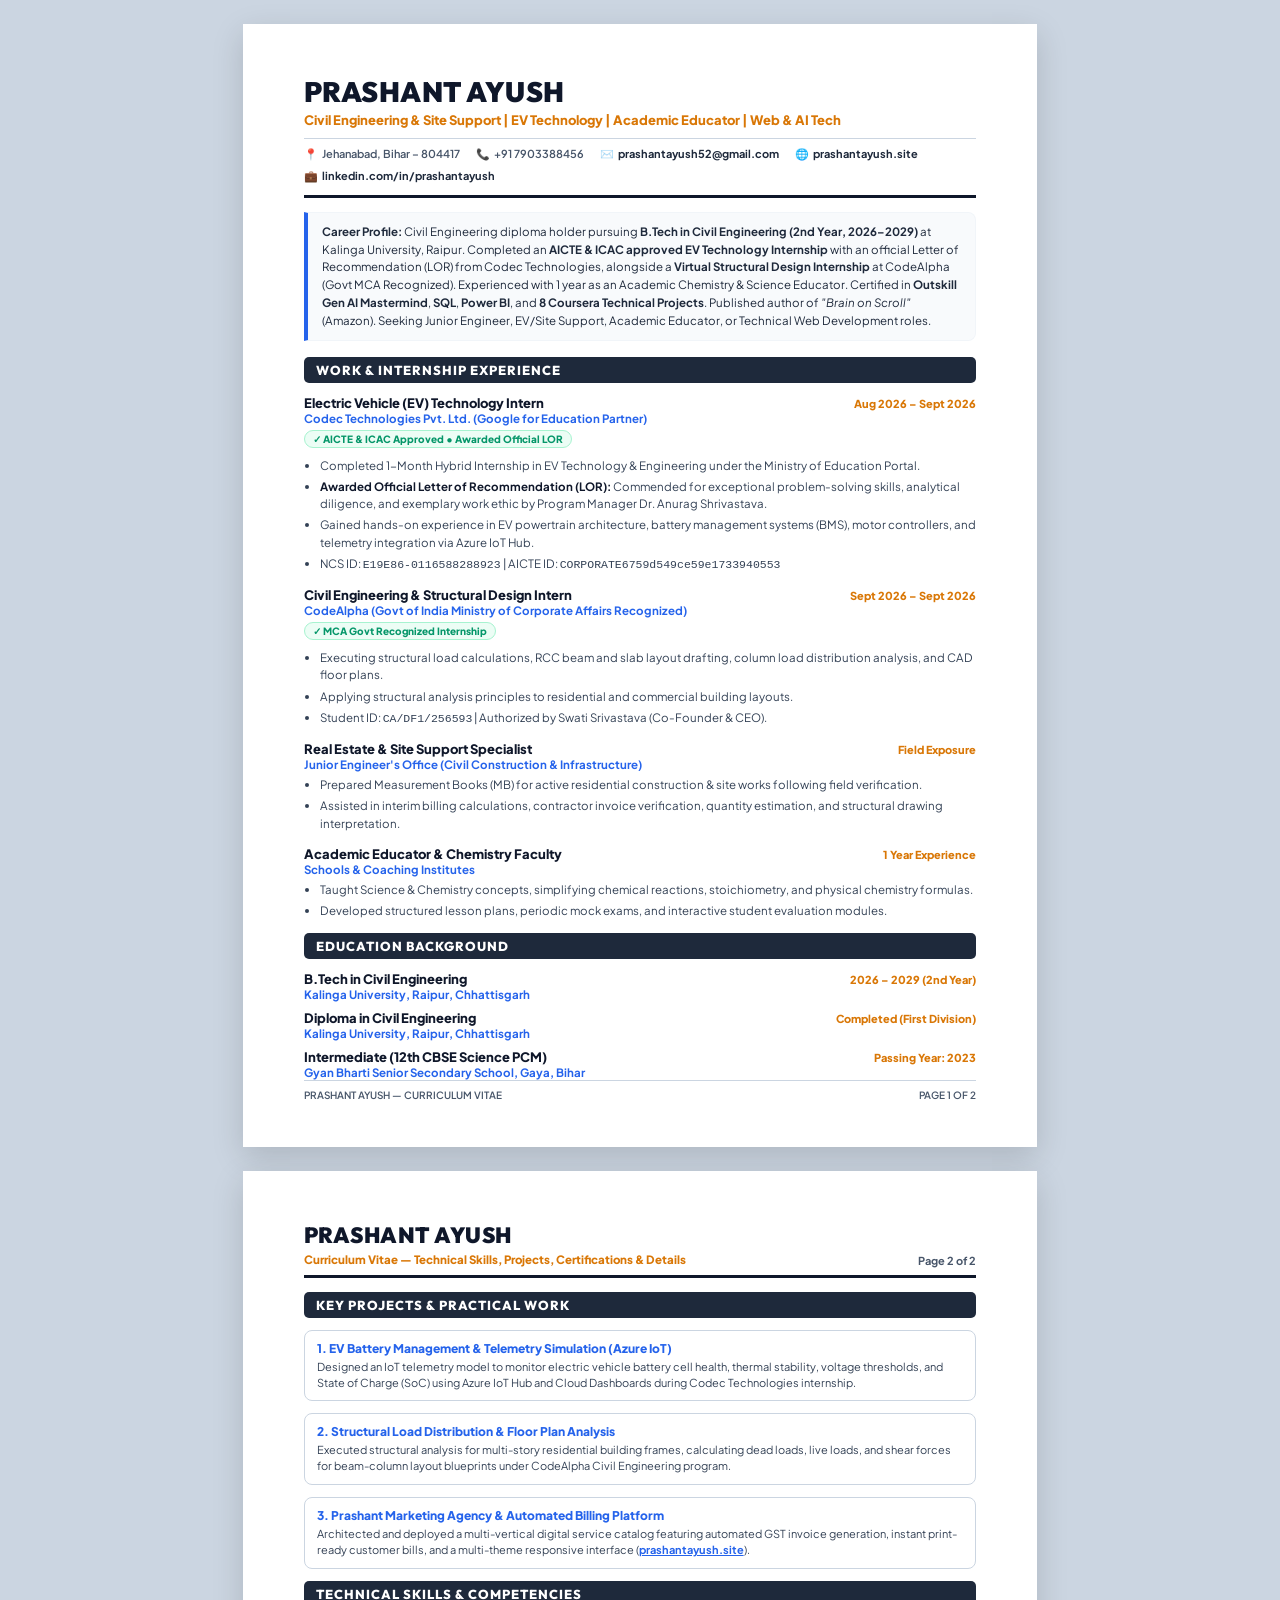
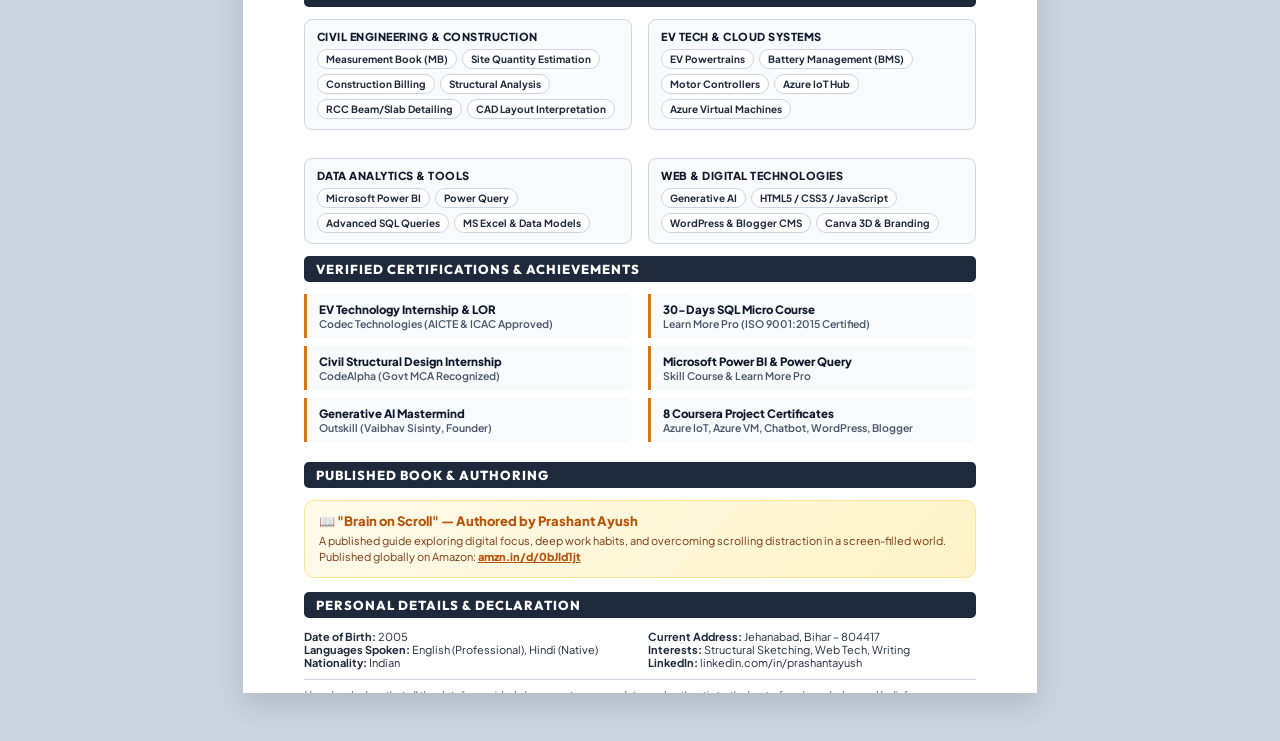
<file: assets/resume.html>
<!DOCTYPE html>
<html lang="en">
<head>
<meta charset="UTF-8">
<meta name="viewport" content="width=device-width, initial-scale=1.0">
<title>Prashant Ayush — Professional Resume (Two Page CV)</title>
<style>
  @import url('https://fonts.googleapis.com/css2?family=Plus+Jakarta+Sans:ital,wght@0,400;0,500;0,600;0,700;0,800;1,600&family=Outfit:wght@600;700;800;900&display=swap');

  :root {
    --navy-primary: #0f172a;
    --navy-secondary: #1e293b;
    --accent-gold: #d97706;
    --accent-blue: #2563eb;
    --accent-cyan: #0891b2;
    --accent-green: #059669;
    --text-dark: #1e293b;
    --text-muted: #475569;
    --bg-light: #f8fafc;
    --card-border: #cbd5e1;
  }

  * { box-sizing: border-box; margin: 0; padding: 0; }

  body {
    font-family: 'Plus Jakarta Sans', -apple-system, BlinkMacSystemFont, 'Segoe UI', Roboto, sans-serif;
    background: #cbd5e1;
    color: var(--text-dark);
    display: flex;
    flex-direction: column;
    align-items: center;
    padding: 24px 12px;
    -webkit-print-color-adjust: exact;
    print-color-adjust: exact;
  }

  /* Two Page Document Setup */
  .page {
    background: #ffffff;
    width: 210mm;
    height: 297mm;
    padding: 14mm 16mm;
    box-shadow: 0 10px 30px rgba(0,0,0,0.15);
    position: relative;
    margin-bottom: 24px;
    display: flex;
    flex-direction: column;
    justify-content: space-between;
    overflow: hidden;
  }

  /* Header Section */
  header {
    border-bottom: 3px solid var(--navy-primary);
    padding-bottom: 12px;
    margin-bottom: 14px;
  }

  .header-top {
    display: flex;
    justify-content: space-between;
    align-items: flex-end;
  }

  h1.name {
    font-family: 'Outfit', sans-serif;
    font-size: 28px;
    font-weight: 900;
    letter-spacing: 0.5px;
    color: var(--navy-primary);
    line-height: 1.1;
  }

  .title-tagline {
    font-size: 13px;
    font-weight: 800;
    color: var(--accent-gold);
    margin-top: 4px;
  }

  .contact-bar {
    display: flex;
    flex-wrap: wrap;
    gap: 8px 16px;
    font-size: 11px;
    color: var(--text-muted);
    margin-top: 10px;
    padding-top: 8px;
    border-top: 1px solid var(--card-border);
  }

  .contact-item {
    display: flex;
    align-items: center;
    gap: 4px;
    font-weight: 600;
  }

  .contact-item a {
    color: var(--navy-secondary);
    text-decoration: none;
    font-weight: 700;
  }

  /* Career Objective Box */
  .objective-box {
    background: var(--bg-light);
    border-left: 4px solid var(--accent-blue);
    padding: 10px 14px;
    border-radius: 0 8px 8px 0;
    font-size: 11.5px;
    line-height: 1.55;
    color: var(--text-dark);
    margin-bottom: 16px;
    border-top: 1px solid #f1f5f9;
    border-right: 1px solid #f1f5f9;
    border-bottom: 1px solid #f1f5f9;
  }

  /* Section Titles */
  .sec-title {
    font-family: 'Outfit', sans-serif;
    font-size: 13px;
    font-weight: 800;
    letter-spacing: 1px;
    text-transform: uppercase;
    color: #ffffff;
    background: var(--navy-secondary);
    padding: 5px 12px;
    border-radius: 5px;
    margin-bottom: 12px;
    display: flex;
    align-items: center;
    justify-content: space-between;
  }

  .entry {
    margin-bottom: 14px;
  }

  .entry-header {
    display: flex;
    justify-content: space-between;
    align-items: baseline;
  }

  .entry-role {
    font-size: 13px;
    font-weight: 800;
    color: var(--navy-primary);
  }

  .entry-org {
    font-size: 11.5px;
    font-weight: 700;
    color: var(--accent-blue);
  }

  .entry-date {
    font-size: 11px;
    font-weight: 800;
    color: var(--accent-gold);
    white-space: nowrap;
  }

  .entry-badge {
    display: inline-block;
    font-size: 10px;
    font-weight: 800;
    color: var(--accent-green);
    background: #ecfdf5;
    border: 1px solid #a7f3d0;
    padding: 2px 8px;
    border-radius: 9999px;
    margin: 3px 0 5px;
  }

  ul.bullets {
    padding-left: 16px;
    margin-top: 4px;
  }

  ul.bullets li {
    font-size: 11.5px;
    line-height: 1.5;
    color: #334155;
    margin-bottom: 4px;
  }

  ul.bullets li strong {
    color: var(--navy-primary);
  }

  /* Grid Layouts */
  .grid-2col {
    display: grid;
    grid-template-columns: 1fr 1fr;
    gap: 16px;
  }

  .grid-sidebar {
    display: grid;
    grid-template-columns: 1.25fr 0.75fr;
    gap: 16px;
  }

  /* Skill Badges & Pill Tags */
  .skill-block {
    background: var(--bg-light);
    border: 1px solid var(--card-border);
    border-radius: 8px;
    padding: 10px 12px;
    margin-bottom: 12px;
  }

  .skill-title {
    font-size: 11px;
    font-weight: 800;
    color: var(--navy-primary);
    text-transform: uppercase;
    letter-spacing: 0.5px;
    margin-bottom: 6px;
  }

  .tag-cloud {
    display: flex;
    flex-wrap: wrap;
    gap: 5px;
  }

  .pill {
    font-size: 10px;
    font-weight: 700;
    background: #ffffff;
    border: 1px solid #cbd5e1;
    color: var(--navy-secondary);
    padding: 3px 8px;
    border-radius: 12px;
  }

  /* Certifications List */
  .cert-card {
    background: #f8fafc;
    border-left: 3.5px solid var(--accent-gold);
    padding: 8px 12px;
    border-radius: 0 6px 6px 0;
    margin-bottom: 8px;
  }

  .cert-title-text {
    font-size: 11.5px;
    font-weight: 800;
    color: var(--navy-primary);
  }

  .cert-org-text {
    color: var(--text-muted);
    font-size: 10.5px;
    font-weight: 600;
  }

  /* Project Card */
  .project-card {
    background: #ffffff;
    border: 1px solid var(--card-border);
    border-radius: 8px;
    padding: 10px 12px;
    margin-bottom: 12px;
  }

  .project-title {
    font-size: 12px;
    font-weight: 800;
    color: var(--accent-blue);
    margin-bottom: 3px;
  }

  .project-desc {
    font-size: 11px;
    color: #334155;
    line-height: 1.45;
  }

  /* Published Book Box */
  .book-card-full {
    background: linear-gradient(135deg, #fffbeb 0%, #fef3c7 100%);
    border: 1.5px solid #fde68a;
    border-radius: 10px;
    padding: 12px 14px;
    margin-bottom: 14px;
  }

  .book-title-full {
    font-size: 13px;
    font-weight: 800;
    color: #b45309;
  }

  .book-desc-full {
    font-size: 11px;
    color: #78350f;
    margin-top: 4px;
    line-height: 1.45;
  }

  /* Page Footer Badge */
  .page-footer {
    border-top: 1px solid var(--card-border);
    padding-top: 8px;
    display: flex;
    justify-content: space-between;
    align-items: center;
    font-size: 10px;
    color: var(--text-muted);
    font-weight: 600;
  }

  @media print {
    body { background: #fff; padding: 0; }
    .page {
      box-shadow: none;
      padding: 12mm 14mm;
      width: 210mm;
      height: 297mm;
      margin: 0;
      page-break-after: always;
      page-break-inside: avoid;
    }
  }
</style>
</head>
<body>

<!-- PAGE 1 OF 2 -->
<div class="page">
  <div>
    <!-- Header Banner -->
    <header>
      <div class="header-top">
        <div>
          <h1 class="name">PRASHANT AYUSH</h1>
          <div class="title-tagline">Civil Engineering &amp; Site Support | EV Technology | Academic Educator | Web &amp; AI Tech</div>
        </div>
      </div>
      
      <div class="contact-bar">
        <div class="contact-item">📍 <span>Jehanabad, Bihar – 804417</span></div>
        <div class="contact-item">📞 <span>+91 7903388456</span></div>
        <div class="contact-item">✉️ <a href="mailto:prashantayush52@gmail.com">prashantayush52@gmail.com</a></div>
        <div class="contact-item">🌐 <a href="https://prashantayush.site">prashantayush.site</a></div>
        <div class="contact-item">💼 <a href="https://www.linkedin.com/in/prashantayush">linkedin.com/in/prashantayush</a></div>
      </div>
    </header>

    <!-- Career Summary -->
    <div class="objective-box">
      <strong>Career Profile:</strong> Civil Engineering diploma holder pursuing <strong>B.Tech in Civil Engineering (2nd Year, 2026–2029)</strong> at Kalinga University, Raipur. Completed an <strong>AICTE &amp; ICAC approved EV Technology Internship</strong> with an official Letter of Recommendation (LOR) from Codec Technologies, alongside a <strong>Virtual Structural Design Internship</strong> at CodeAlpha (Govt MCA Recognized). Experienced with 1 year as an Academic Chemistry &amp; Science Educator. Certified in <strong>Outskill Gen AI Mastermind</strong>, <strong>SQL</strong>, <strong>Power BI</strong>, and <strong>8 Coursera Technical Projects</strong>. Published author of <em>"Brain on Scroll"</em> (Amazon). Seeking Junior Engineer, EV/Site Support, Academic Educator, or Technical Web Development roles.
    </div>

    <!-- Work & Internship Experience -->
    <h2 class="sec-title">Work &amp; Internship Experience</h2>

    <!-- Codec Technologies EV Internship -->
    <div class="entry">
      <div class="entry-header">
        <div class="entry-role">Electric Vehicle (EV) Technology Intern</div>
        <div class="entry-date">Aug 2026 – Sept 2026</div>
      </div>
      <div class="entry-org">Codec Technologies Pvt. Ltd. (Google for Education Partner)</div>
      <div class="entry-badge">✓ AICTE &amp; ICAC Approved • Awarded Official LOR</div>
      <ul class="bullets">
        <li>Completed 1-Month Hybrid Internship in EV Technology &amp; Engineering under the Ministry of Education Portal.</li>
        <li><strong>Awarded Official Letter of Recommendation (LOR):</strong> Commended for exceptional problem-solving skills, analytical diligence, and exemplary work ethic by Program Manager Dr. Anurag Shrivastava.</li>
        <li>Gained hands-on experience in EV powertrain architecture, battery management systems (BMS), motor controllers, and telemetry integration via Azure IoT Hub.</li>
        <li>NCS ID: <code>E19E86-0116588288923</code> | AICTE ID: <code>CORPORATE6759d549ce59e1733940553</code></li>
      </ul>
    </div>

    <!-- CodeAlpha Civil Internship -->
    <div class="entry">
      <div class="entry-header">
        <div class="entry-role">Civil Engineering &amp; Structural Design Intern</div>
        <div class="entry-date">Sept 2026 – Sept 2026</div>
      </div>
      <div class="entry-org">CodeAlpha (Govt of India Ministry of Corporate Affairs Recognized)</div>
      <div class="entry-badge">✓ MCA Govt Recognized Internship</div>
      <ul class="bullets">
        <li>Executing structural load calculations, RCC beam and slab layout drafting, column load distribution analysis, and CAD floor plans.</li>
        <li>Applying structural analysis principles to residential and commercial building layouts.</li>
        <li>Student ID: <code>CA/DF1/256593</code> | Authorized by Swati Srivastava (Co-Founder &amp; CEO).</li>
      </ul>
    </div>

    <!-- Real Estate & Site Support -->
    <div class="entry">
      <div class="entry-header">
        <div class="entry-role">Real Estate &amp; Site Support Specialist</div>
        <div class="entry-date">Field Exposure</div>
      </div>
      <div class="entry-org">Junior Engineer's Office (Civil Construction &amp; Infrastructure)</div>
      <ul class="bullets">
        <li>Prepared Measurement Books (MB) for active residential construction &amp; site works following field verification.</li>
        <li>Assisted in interim billing calculations, contractor invoice verification, quantity estimation, and structural drawing interpretation.</li>
      </ul>
    </div>

    <!-- Academic Educator -->
    <div class="entry">
      <div class="entry-header">
        <div class="entry-role">Academic Educator &amp; Chemistry Faculty</div>
        <div class="entry-date">1 Year Experience</div>
      </div>
      <div class="entry-org">Schools &amp; Coaching Institutes</div>
      <ul class="bullets">
        <li>Taught Science &amp; Chemistry concepts, simplifying chemical reactions, stoichiometry, and physical chemistry formulas.</li>
        <li>Developed structured lesson plans, periodic mock exams, and interactive student evaluation modules.</li>
      </ul>
    </div>

    <!-- Education Section -->
    <h2 class="sec-title">Education Background</h2>

    <div class="entry" style="margin-bottom: 8px;">
      <div class="entry-header">
        <div class="entry-role">B.Tech in Civil Engineering</div>
        <div class="entry-date">2026 – 2029 (2nd Year)</div>
      </div>
      <div class="entry-org">Kalinga University, Raipur, Chhattisgarh</div>
    </div>

    <div class="entry" style="margin-bottom: 8px;">
      <div class="entry-header">
        <div class="entry-role">Diploma in Civil Engineering</div>
        <div class="entry-date">Completed (First Division)</div>
      </div>
      <div class="entry-org">Kalinga University, Raipur, Chhattisgarh</div>
    </div>

    <div class="entry" style="margin-bottom: 0;">
      <div class="entry-header">
        <div class="entry-role">Intermediate (12th CBSE Science PCM)</div>
        <div class="entry-date">Passing Year: 2023</div>
      </div>
      <div class="entry-org">Gyan Bharti Senior Secondary School, Gaya, Bihar</div>
    </div>
  </div>

  <!-- Footer Page 1 -->
  <div class="page-footer">
    <span>PRASHANT AYUSH — CURRICULUM VITAE</span>
    <span>PAGE 1 OF 2</span>
  </div>
</div>


<!-- PAGE 2 OF 2 -->
<div class="page">
  <div>
    <!-- Page Header Page 2 -->
    <header style="margin-bottom: 14px; padding-bottom: 8px;">
      <div class="header-top">
        <div>
          <h1 class="name" style="font-size: 22px;">PRASHANT AYUSH</h1>
          <div class="title-tagline" style="font-size: 11.5px;">Curriculum Vitae — Technical Skills, Projects, Certifications &amp; Details</div>
        </div>
        <div style="font-size: 11px; font-weight: 700; color: var(--text-muted);">Page 2 of 2</div>
      </div>
    </header>

    <!-- Key Engineering & Tech Projects -->
    <h2 class="sec-title">Key Projects &amp; Practical Work</h2>

    <div class="project-card">
      <div class="project-title">1. EV Battery Management &amp; Telemetry Simulation (Azure IoT)</div>
      <div class="project-desc">Designed an IoT telemetry model to monitor electric vehicle battery cell health, thermal stability, voltage thresholds, and State of Charge (SoC) using Azure IoT Hub and Cloud Dashboards during Codec Technologies internship.</div>
    </div>

    <div class="project-card">
      <div class="project-title">2. Structural Load Distribution &amp; Floor Plan Analysis</div>
      <div class="project-desc">Executed structural analysis for multi-story residential building frames, calculating dead loads, live loads, and shear forces for beam-column layout blueprints under CodeAlpha Civil Engineering program.</div>
    </div>

    <div class="project-card">
      <div class="project-title">3. Prashant Marketing Agency &amp; Automated Billing Platform</div>
      <div class="project-desc">Architected and deployed a multi-vertical digital service catalog featuring automated GST invoice generation, instant print-ready customer bills, and a multi-theme responsive interface (<a href="https://prashantayush.site" style="color:var(--accent-blue); font-weight:700;">prashantayush.site</a>).</div>
    </div>

    <!-- Skills Matrix -->
    <h2 class="sec-title">Technical Skills &amp; Competencies</h2>

    <div class="grid-2col">
      <div class="skill-block">
        <div class="skill-title">Civil Engineering &amp; Construction</div>
        <div class="tag-cloud">
          <span class="pill">Measurement Book (MB)</span>
          <span class="pill">Site Quantity Estimation</span>
          <span class="pill">Construction Billing</span>
          <span class="pill">Structural Analysis</span>
          <span class="pill">RCC Beam/Slab Detailing</span>
          <span class="pill">CAD Layout Interpretation</span>
        </div>
      </div>

      <div class="skill-block">
        <div class="skill-title">EV Tech &amp; Cloud Systems</div>
        <div class="tag-cloud">
          <span class="pill">EV Powertrains</span>
          <span class="pill">Battery Management (BMS)</span>
          <span class="pill">Motor Controllers</span>
          <span class="pill">Azure IoT Hub</span>
          <span class="pill">Azure Virtual Machines</span>
        </div>
      </div>

      <div class="skill-block">
        <div class="skill-title">Data Analytics &amp; Tools</div>
        <div class="tag-cloud">
          <span class="pill">Microsoft Power BI</span>
          <span class="pill">Power Query</span>
          <span class="pill">Advanced SQL Queries</span>
          <span class="pill">MS Excel &amp; Data Models</span>
        </div>
      </div>

      <div class="skill-block">
        <div class="skill-title">Web &amp; Digital Technologies</div>
        <div class="tag-cloud">
          <span class="pill">Generative AI</span>
          <span class="pill">HTML5 / CSS3 / JavaScript</span>
          <span class="pill">WordPress &amp; Blogger CMS</span>
          <span class="pill">Canva 3D &amp; Branding</span>
        </div>
      </div>
    </div>

    <!-- Verified Certifications -->
    <h2 class="sec-title">Verified Certifications &amp; Achievements</h2>

    <div class="grid-2col" style="margin-bottom: 12px;">
      <div>
        <div class="cert-card">
          <div class="cert-title-text">EV Technology Internship &amp; LOR</div>
          <div class="cert-org-text">Codec Technologies (AICTE &amp; ICAC Approved)</div>
        </div>
        <div class="cert-card">
          <div class="cert-title-text">Civil Structural Design Internship</div>
          <div class="cert-org-text">CodeAlpha (Govt MCA Recognized)</div>
        </div>
        <div class="cert-card">
          <div class="cert-title-text">Generative AI Mastermind</div>
          <div class="cert-org-text">Outskill (Vaibhav Sisinty, Founder)</div>
        </div>
      </div>

      <div>
        <div class="cert-card">
          <div class="cert-title-text">30-Days SQL Micro Course</div>
          <div class="cert-org-text">Learn More Pro (ISO 9001:2015 Certified)</div>
        </div>
        <div class="cert-card">
          <div class="cert-title-text">Microsoft Power BI &amp; Power Query</div>
          <div class="cert-org-text">Skill Course &amp; Learn More Pro</div>
        </div>
        <div class="cert-card">
          <div class="cert-title-text">8 Coursera Project Certificates</div>
          <div class="cert-org-text">Azure IoT, Azure VM, Chatbot, WordPress, Blogger</div>
        </div>
      </div>
    </div>

    <!-- Published Book -->
    <h2 class="sec-title">Published Book &amp; Authoring</h2>
    <div class="book-card-full">
      <div class="book-title-full">📖 "Brain on Scroll" — Authored by Prashant Ayush</div>
      <div class="book-desc-full">A published guide exploring digital focus, deep work habits, and overcoming scrolling distraction in a screen-filled world. Published globally on Amazon: <a href="https://amzn.in/d/0bJId1jt" target="_blank" style="color: #b45309; font-weight: 800; text-decoration: underline;">amzn.in/d/0bJId1jt</a></div>
    </div>

    <!-- Personal Details & Declaration -->
    <h2 class="sec-title">Personal Details &amp; Declaration</h2>

    <div class="grid-2col" style="font-size: 11px; margin-bottom: 10px;">
      <div>
        <strong>Date of Birth:</strong> 2005<br>
        <strong>Languages Spoken:</strong> English (Professional), Hindi (Native)<br>
        <strong>Nationality:</strong> Indian
      </div>
      <div>
        <strong>Current Address:</strong> Jehanabad, Bihar – 804417<br>
        <strong>Interests:</strong> Structural Sketching, Web Tech, Writing<br>
        <strong>LinkedIn:</strong> linkedin.com/in/prashantayush
      </div>
    </div>

    <div style="font-size: 10.5px; color: var(--text-muted); line-height: 1.4; border-top: 1px solid var(--card-border); padding-top: 8px; margin-top: 6px;">
      <em>I hereby declare that all the details provided above are true, complete, and authentic to the best of my knowledge and belief.</em>
      <div style="display: flex; justify-content: space-between; margin-top: 10px; font-weight: 700; color: var(--navy-primary);">
        <span>Place: Jehanabad, Bihar</span>
        <span>(PRASHANT AYUSH)</span>
      </div>
    </div>
  </div>

  <!-- Footer Page 2 -->
  <div class="page-footer">
    <span>PRASHANT AYUSH — CURRICULUM VITAE</span>
    <span>PAGE 2 OF 2</span>
  </div>
</div>

</body>
</html>
</file>
